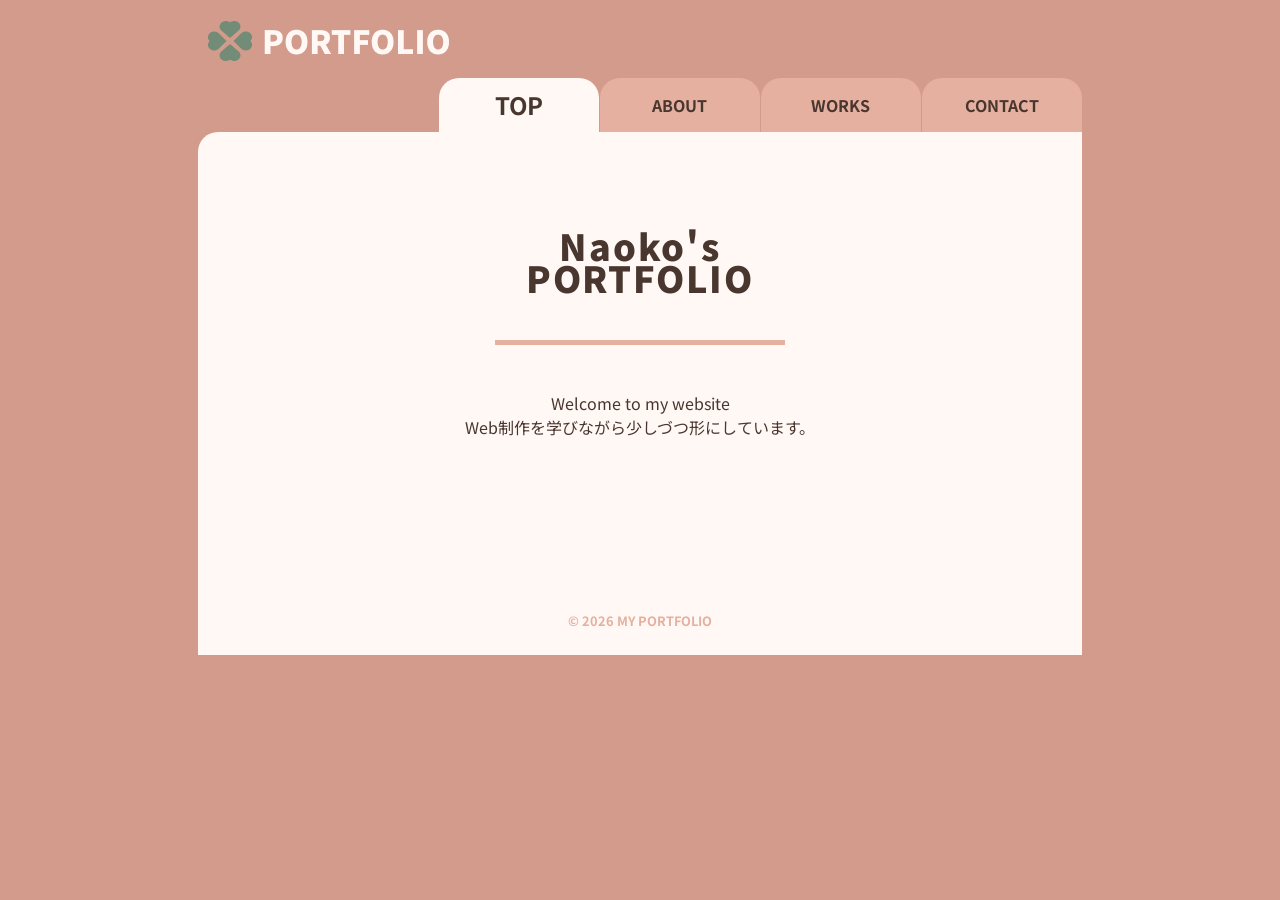
<file: index.html>
<!DOCTYPE html>
<html lang="ja">

<head>
    <meta charset="UTF-8">
    <meta name="viewport" content="width=device-width, initial-scale=1.0">
    <link rel="stylesheet" href="css/reset.css">
    <link rel="stylesheet" href="css/style.css">
    <link rel="preconnect" href="https://fonts.googleapis.com">
    <link rel="preconnect" href="https://fonts.gstatic.com" crossorigin>
    <link href="https://fonts.googleapis.com/css2?family=Noto+Sans+JP:wght@100..900&family=Zen+Maru+Gothic&display=swap"
        rel="stylesheet">
    <title>my portfolio</title>
</head>

<body>
    <div class="index-inner-wrap">
        <header class="header-top">

            <h1><img class="header-logo" src="./images/logo-set.png" alt="logo"></h1>

            <nav class="header-nav">
                <ul class="g-nav">
                    <li class="this-page"><a href="index.html">TOP</a></li>
                    <li class="another-page"><a href="about.html">ABOUT</a></li>
                    <li class="another-page"><a href="works.html">WORKS</a></li>
                    <li class="another-page"><a href="contact.html">CONTACT</a></li>
                </ul>
            </nav>
        </header>

        <main class="index-main">
            <section class="top-main">
                <h2 class="main-name">Naoko's<br>PORTFOLIO</h2>
                <p class="main-p">Welcome to my website</p>
                <p class="main-p">Web制作を学びながら少しづつ形にしています。</p>
            </section>

        </main>
        <footer>
            <small>&copy; 2026 MY PORTFOLIO</small>
        </footer>
    </div>
</body>

</html>
</file>
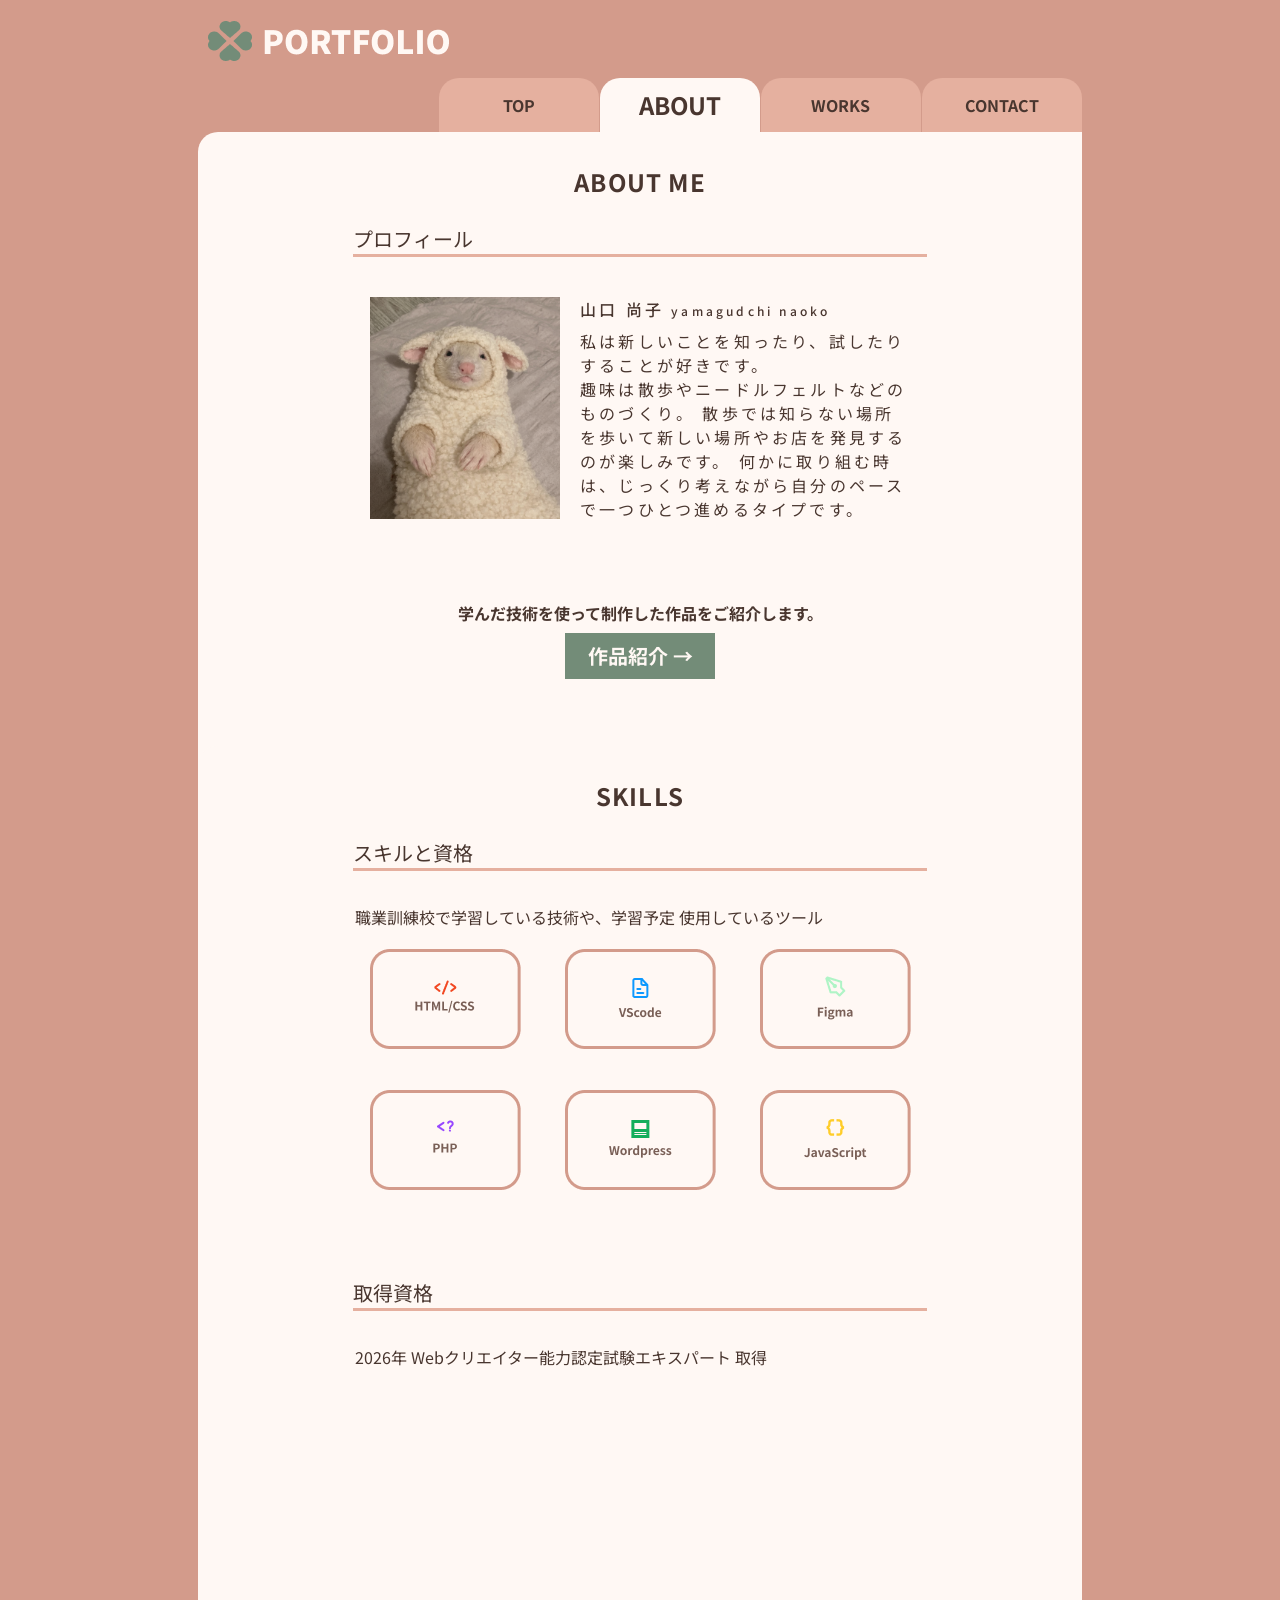
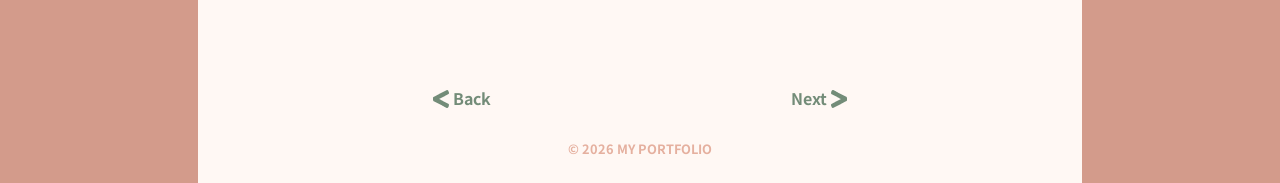
<file: about.html>
<!DOCTYPE html>
<html lang="ja">

<head>
    <meta charset="UTF-8">
    <meta name="viewport" content="width=device-width, initial-scale=1.0">
    <link rel="stylesheet" href="css/reset.css">
    <link rel="stylesheet" href="css/style.css">
    <link rel="preconnect" href="https://fonts.googleapis.com">
    <link rel="preconnect" href="https://fonts.gstatic.com" crossorigin>
    <link href="https://fonts.googleapis.com/css2?family=Noto+Sans+JP:wght@100..900&family=Zen+Maru+Gothic&display=swap"
        rel="stylesheet">
    <title>my portfolio</title>
</head>

<body>
    <div class="inner-wrap">
        <header class="header-top">

            <h1><img class="header-logo" src="./images/logo-set.png" alt="logo"></h1>

            <nav class="header-nav">
                <ul class="g-nav">
                    <li class="another-page"><a href="index.html">TOP</a></li>
                    <li class="this-page"><a href="about.html">ABOUT</a></li>
                    <li class="another-page"><a href="works.html">WORKS</a></li>
                    <li class="another-page"><a href="contact.html">CONTACT</a></li>
                </ul>
            </nav>
        </header>

        <section class="about-main">
            <h2 class="about-h2">ABOUT ME</h2>

            <section class="about-pro">
                <h3 class="about-h3">プロフィール</h3>
                <ul class="about-all">
                    <li><img class="about-daifuku" src="./images/daifuku.png" alt=""></li>
                    <li>
                        <div class="about-textme">
                            <p class="about-name">山口 尚子 <span class="about-names">yamagudchi naoko</span></p>
                            <p class="about-text">
                                私は新しいことを知ったり、試したりすることが好きです。<br>趣味は散歩やニードルフェルトなどのものづくり。
                                散歩では知らない場所を歩いて新しい場所やお店を発見するのが楽しみです。
                                何かに取り組む時は、じっくり考えながら自分のペースで一つひとつ進めるタイプです。
                            </p>
                        </div>
                    </li>
                </ul>
            </section>

            <dvi class="work-go">
                <p>学んだ技術を使って制作した作品をご紹介します。</p>
                <a class="work-btn" href="works.html">作品紹介 →</a>
            </dvi>

            <section class="skills-main">
                <h2>SKILLS</h2>


                <section class="skill-sec">
                    <ul class="skill-h3">
                        <li>
                            <h3>スキルと資格</h3>
                        </li>
                        <li class="skill-h3-text">
                            <p>職業訓練校で学習している技術や、学習予定 使用しているツール</p>
                        </li>
                    </ul>
                    <ul class="skill-icons">
                        <li class="sikll-icon">
                            <img src="./images/html-icon.png" alt="htmlcssマーク">
                        </li>
                        <li class="sikll-icon">
                            <img src="./images/vsc-icon.png" alt="vsコードのマーク">
                        </li>
                        <li class="sikll-icon">
                            <img src="./images/Figma-icon.png" alt="フィグマのマーク">
                        </li>
                        <li class="sikll-icon">
                            <img src="./images/php-icon.png" alt="phpのマーク">
                        </li>
                        <li class="sikll-icon">
                            <img src="./images/wp-icon.png" alt="ワードプレスのマーク">
                        </li>
                        <li class="sikll-icon">
                            <img src="./images/js-icon.png" alt="ｼﾞｬﾊﾞスクリプトのマーク">
                        </li>
                    </ul>
                </section>


                <section>
                    <ul class="skill-h3-get">
                        <li>
                            <h3>取得資格</h3>
                        </li>
                        <li class="skill-h3-text">
                            <p>2026年 Webクリエイター能力認定試験エキスパート 取得</p>
                        </li>
                    </ul>
                </section>
            </section>
            <div class="move">
                <div class="back">
                    <a href="index.html">
                        <img class=arrow src="./images/back-than.png" alt="前へ">
                        <span>Back</span>
                    </a>
                </div>
                <div class="next">
                    <a href="skills.html">Next
                        <img class=arrow src="./images/next-than.png" alt="次へ">
                    </a>

                </div>
            </div>
        </section>

        <footer>
            <small>&copy; 2026 MY PORTFOLIO</small>
        </footer>


    </div>
</body>

</html>
</file>
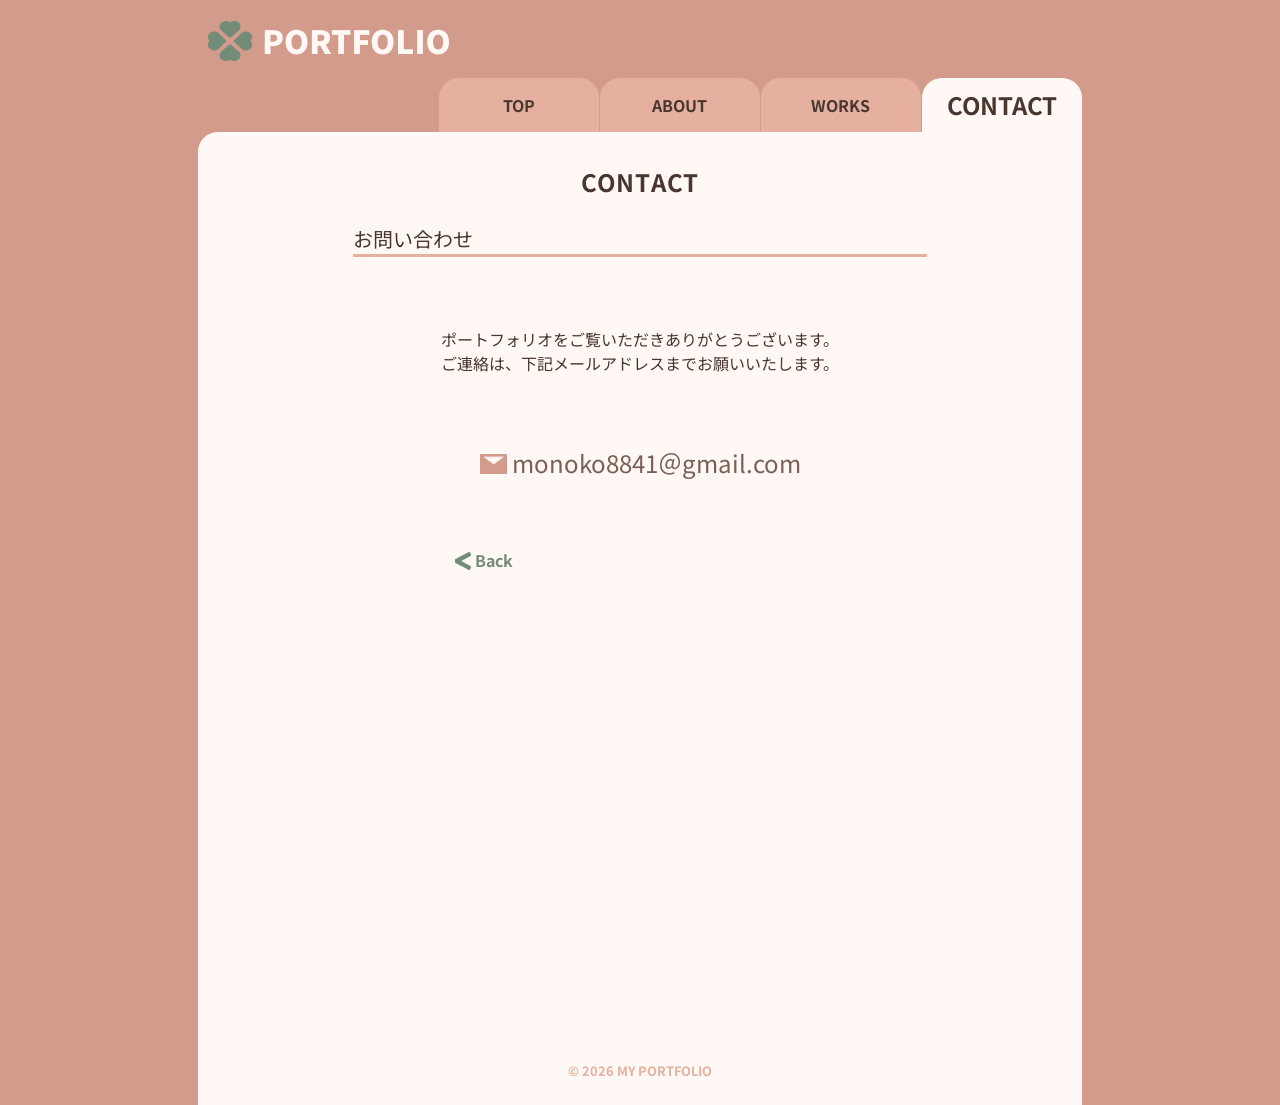
<file: contact.html>
<!DOCTYPE html>
<html lang="ja">

<head>
    <meta charset="UTF-8">
    <meta name="viewport" content="width=device-width, initial-scale=1.0">
    <link rel="stylesheet" href="css/reset.css">
    <link rel="stylesheet" href="css/style.css">
    <link rel="preconnect" href="https://fonts.googleapis.com">
    <link rel="preconnect" href="https://fonts.gstatic.com" crossorigin>
    <link href="https://fonts.googleapis.com/css2?family=Noto+Sans+JP:wght@100..900&family=Zen+Maru+Gothic&display=swap"
        rel="stylesheet">
    <title>my portfolio</title>
</head>

<body>
    <div class="inner-wrap">
        <header class="header-top">

            <h1><img class="header-logo" src="./images/logo-set.png" alt="logo"></h1>

            <nav class="header-nav">
                <ul class="g-nav">
                    <li class="another-page"><a href="index.html">TOP</a></li>
                    <li class="another-page"><a href="about.html">ABOUT</a></li>
                    <li class="another-page"><a href="works.html">WORKS</a></li>
                    <li class="this-page"><a href="contact.html">CONTACT</a></li>
                </ul>
            </nav>
        </header>

        <main class="contact-main">
            <h2>CONTACT</h2>

            <section>

                <h3 class="contact-h3">お問い合わせ</h3>
                <div class="contact-sec">
                    <p>ポートフォリオをご覧いただきありがとうございます。<br>ご連絡は、下記メールアドレスまでお願いいたします。</p>
                    <a href="#">
                        <img class=mail-add src="./images/mail-icon.png" alt="">
                        <span>monoko8841＠gmail.com</span>
                    </a>
                </div>
            </section>



            <div class="contact-back">
                <a href="skills.html">
                    <img class=arrow src="./images/back-than.png" alt="前へ">
                    <span>Back</span>
                </a>
            </div>

        </main>
        <footer>
            <small>&copy; 2026 MY PORTFOLIO</small>
        </footer>
    </div>
</body>

</html>
</file>
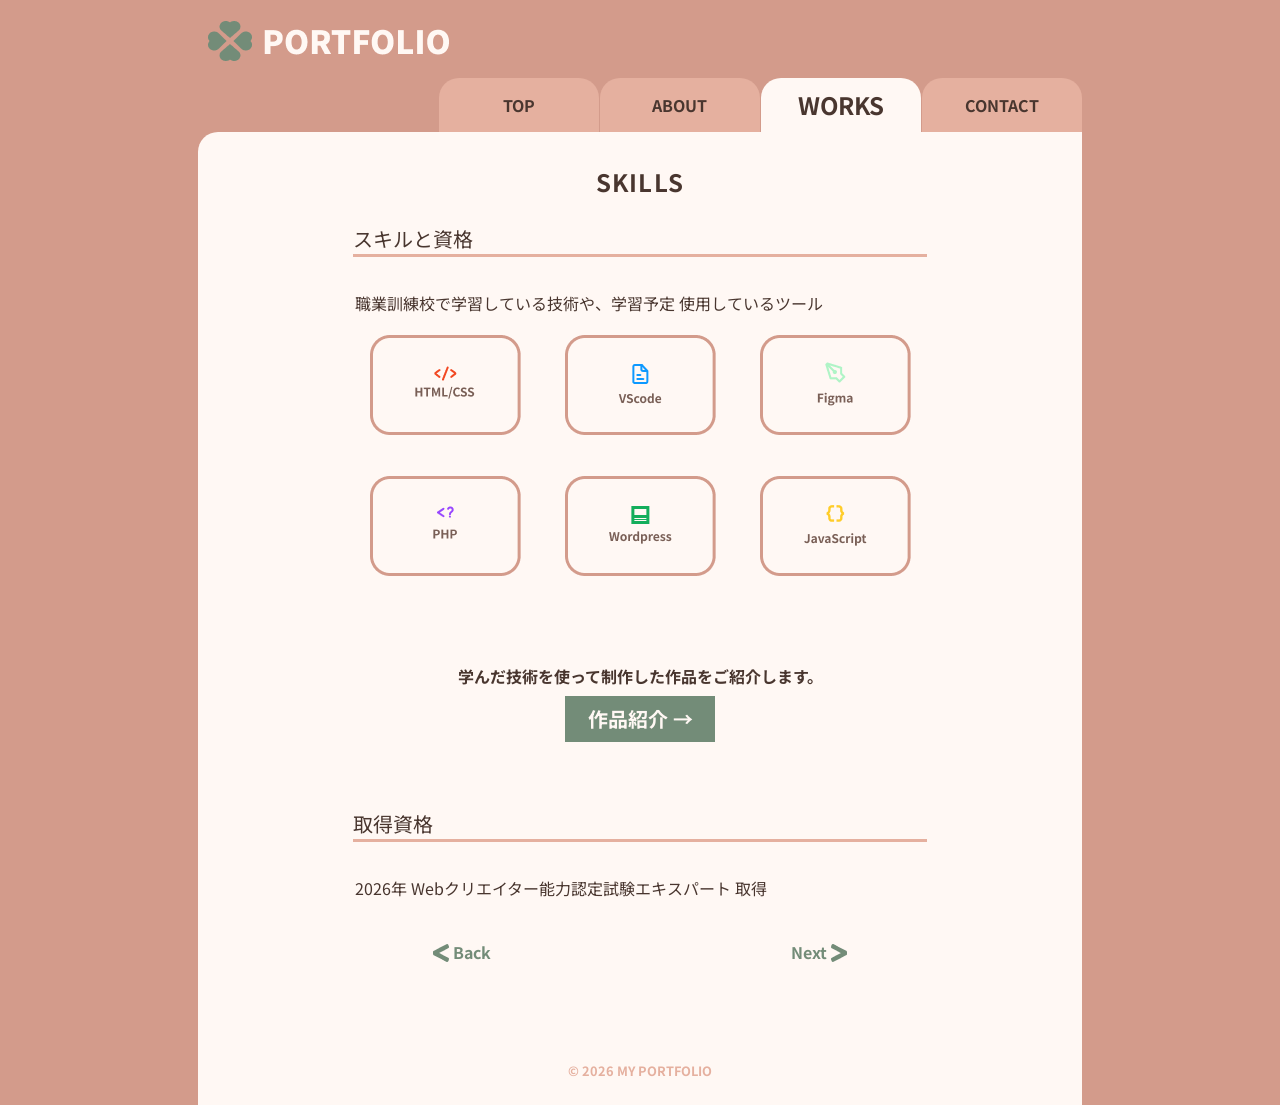
<file: skills.html>
<!DOCTYPE html>
<html lang="ja">

<head>
    <meta charset="UTF-8">
    <meta name="viewport" content="width=device-width, initial-scale=1.0">
    <link rel="stylesheet" href="css/reset.css">
    <link rel="stylesheet" href="css/style.css">
    <link rel="preconnect" href="https://fonts.googleapis.com">
    <link rel="preconnect" href="https://fonts.gstatic.com" crossorigin>
    <link href="https://fonts.googleapis.com/css2?family=Noto+Sans+JP:wght@100..900&family=Zen+Maru+Gothic&display=swap"
        rel="stylesheet">
    <title>my portfolio</title>
</head>

<body>
    <div class="inner-wrap">
        <header class="header-top">

            <h1><img class="header-logo" src="./images/logo-set.png" alt="logo"></h1>

            <nav class="header-nav">
                <ul class="g-nav">
                    <li class="another-page"><a href="index.html">TOP</a></li>
                    <li class="another-page"><a href="about.html">ABOUT</a></li>
                    <li class="this-page"><a href="skills.html">WORKS</a></li>
                    <li class="another-page"><a href="contact.html">CONTACT</a></li>
                </ul>
            </nav>
        </header>

        <main class="skills-main">
            <h2>SKILLS</h2>


            <section class="skill-sec">
                <ul class="skill-h3">
                    <li>
                        <h3>スキルと資格</h3>
                    </li>
                    <li class="skill-h3-text">
                        <p>職業訓練校で学習している技術や、学習予定 使用しているツール</p>
                    </li>
                </ul>
                <ul class="skill-icons">
                    <li class="sikll-icon">
                        <img src="./images/html-icon.png" alt="htmlcssマーク">
                    </li>
                    <li class="sikll-icon">
                        <img src="./images/vsc-icon.png" alt="vsコードのマーク">
                    </li>
                    <li class="sikll-icon">
                        <img src="./images/Figma-icon.png" alt="フィグマのマーク">
                    </li>
                    <li class="sikll-icon">
                        <img src="./images/php-icon.png" alt="phpのマーク">
                    </li>
                    <li class="sikll-icon">
                        <img src="./images/wp-icon.png" alt="ワードプレスのマーク">
                    </li>
                    <li class="sikll-icon">
                        <img src="./images/js-icon.png" alt="ｼﾞｬﾊﾞスクリプトのマーク">
                    </li>
                </ul>
            </section>
            <dvi class="work-go">
                <p>学んだ技術を使って制作した作品をご紹介します。</p>
                <a class="work-btn" href="works.html">作品紹介 →</a>
            </dvi>


            <section>
                <ul class="skill-h3-get">
                    <li>
                        <h3>取得資格</h3>
                    </li>
                    <li class="skill-h3-text">
                        <p>2026年 Webクリエイター能力認定試験エキスパート 取得</p>
                    </li>
                </ul>
            </section>


            <div class="move">
                <div class="back">
                    <a href="about.html">
                        <img class=arrow src="./images/back-than.png" alt="前へ">
                        <span>Back</span>
                    </a>
                </div>
                <div class="next">
                    <a href="contact.html">Next
                        <img class=arrow src="./images/next-than.png" alt="次へ">
                    </a>

                </div>
            </div>

        </main>
        <footer>
            <small>&copy; 2026 MY PORTFOLIO</small>
        </footer>
    </div>
</body>

</html>
</file>
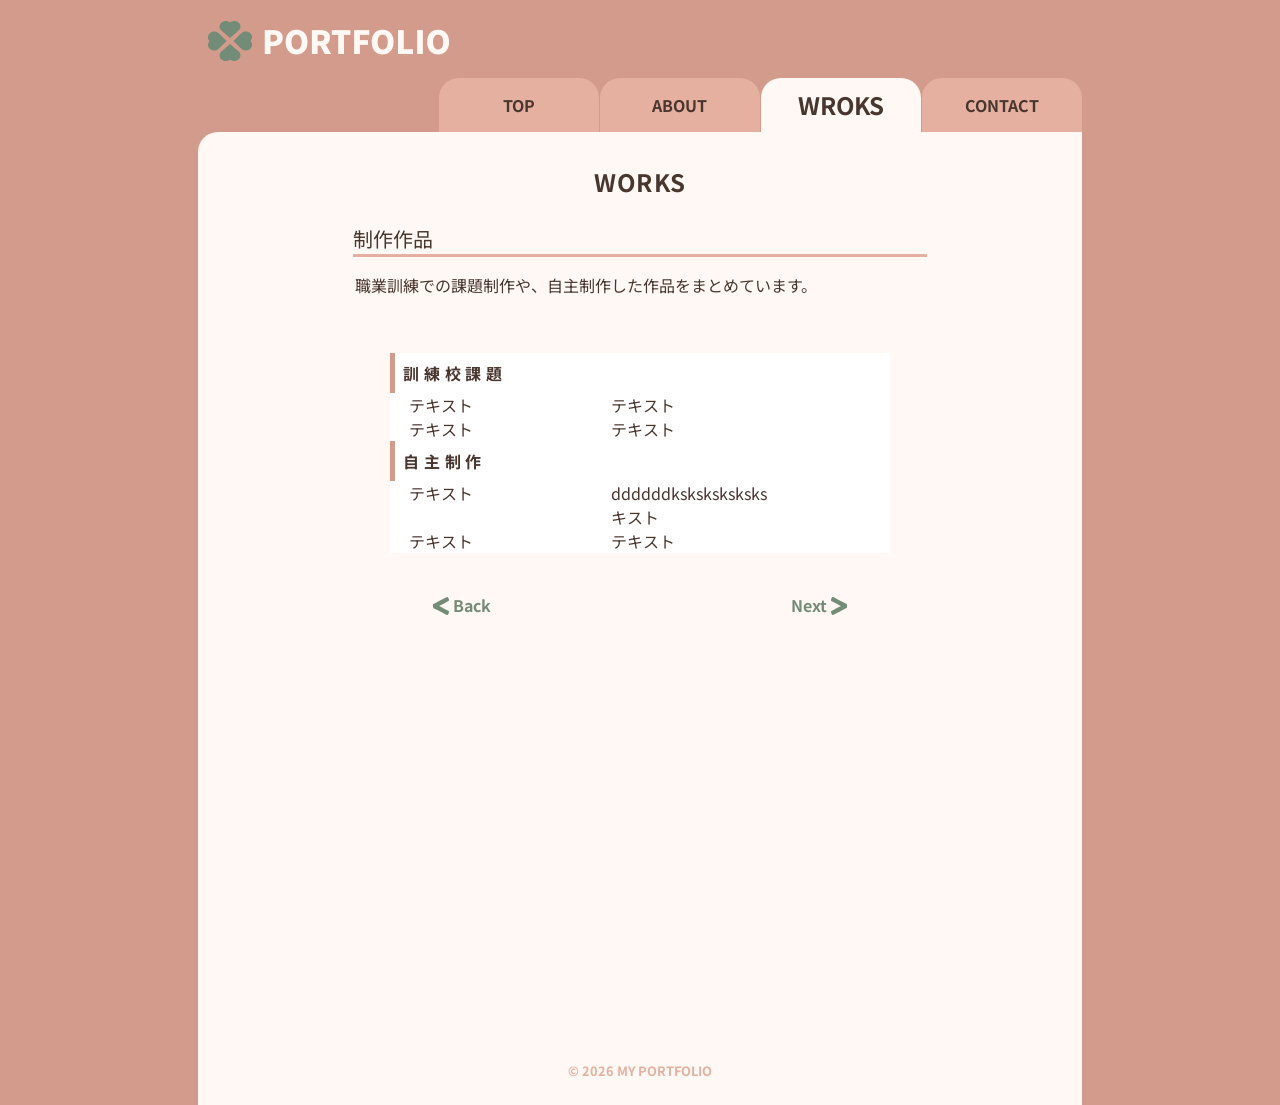
<file: works.html>
<!DOCTYPE html>
<html lang="ja">

<head>
    <meta charset="UTF-8">
    <meta name="viewport" content="width=device-width, initial-scale=1.0">
    <link rel="stylesheet" href="css/reset.css">
    <link rel="stylesheet" href="css/style.css">
    <link rel="preconnect" href="https://fonts.googleapis.com">
    <link rel="preconnect" href="https://fonts.gstatic.com" crossorigin>
    <link href="https://fonts.googleapis.com/css2?family=Noto+Sans+JP:wght@100..900&family=Zen+Maru+Gothic&display=swap"
        rel="stylesheet">
    <title>my portfolio</title>
</head>

<body>
    <div class="inner-wrap">
        <header class="header-top">

            <h1><img class="header-logo" src="./images/logo-set.png" alt="logo"></h1>

            <nav class="header-nav">
                <ul class="g-nav">
                    <li class="another-page"><a href="index.html">TOP</a></li>
                    <li class="another-page"><a href="about.html">ABOUT</a></li>
                    <li class="this-page"><a href="works.html">WROKS</a></li>
                    <li class="another-page"><a href="contact.html">CONTACT</a></li>
                </ul>
            </nav>
        </header>

        <main class="contact-main">
            <h2>WORKS</h2>

            <section>

                <h3 class="works-h3">制作作品</h3>

                <p class="works-text">職業訓練での課題制作や、自主制作した作品をまとめています。</p>

                <table class="work-table">
                    <thead class="work-tr">
                        <tr>
                            <!-- <th class="test" colspan="2">訓練校課題</th> -->
                            <th class="work-h2">訓練校課題</th>
                        </tr>
                    </thead>
                    <tbody>
                        <tr>
                            <td class="work-td1">テキスト</td>
                            <td>テキスト</td>
                        </tr>
                        <tr>
                            <td class="work-td1">テキスト</td>
                            <td>テキスト</td>
                        </tr>
                    </tbody>
                    <thead class="work-tr">
                        <tr>
                            <th class="work-h2">自主制作</th>
                            <!-- <th class="test" colspan="2">自主制作</th> -->
                        </tr>
                    </thead>
                    <tbody>
                        <tr>
                            <td class="work-td1">テキスト</td>
                            <td class="work-td2">ddddddksksksksksks<br>キスト</td>
                        </tr>
                        <tr>
                            <td class="work-td1">テキスト</td>
                            <td class="work-td2">テキスト</td>
                        </tr>
                    </tbody>
                </table>








            </section>
            <div class="move">
                <div class="back">
                    <a href="about.html">
                        <img class=arrow src="./images/back-than.png" alt="前へ">
                        <span>Back</span>
                    </a>
                </div>
                <div class="next">
                    <a href="contact.html">Next
                        <img class=arrow src="./images/next-than.png" alt="次へ">
                    </a>

                </div>
            </div>




        </main>
        <footer>
            <small>&copy; 2026 MY PORTFOLIO</small>
        </footer>
    </div>
</body>

</html>
</file>
<file: css/style.css>
@charset "UTF-8";

:root {
    /* カラー */
    --color-base: #fff8f4;
    --color-bgc: #d39b8b;
    --color-main: #e5b09f;
    --color-accent: #738c78;
    --color-accent-sub: #ad6048;
    --color-text: #49362f;
    --color-text-sub: #795f56;


    /* 余白 */
    --space-8: 8px;
    --space-16: 16px;
    --space-20: 20px;
    --space-24: 24px;
    --space-32: 32px;
    --space-40: 40px;
    --space-56: 56px;

    /* フォントサイズ */
    --text-12: 12px;
    --text-20: 20px;
    --text-24: 24px;
    --text-36: 36px;

    /* フォントウェイト */
    --weight-b: 700;
    --weight-m: 500;

}

/* 共通設定　 */
/* フォント　文字　背景 */
body {
    font-family: "Noto Sans JP", sans-serif;
    font-size: 16px;
    color: var(--color-text);
    line-height: 1.5;
    background-color: var(--color-bgc);
}

/* 各ページの幅と中央配置 */
.inner-wrap,
.index-inner-wrap {
    width: 69%;
    max-width: 1000px;
    margin: 0 auto;
}

/* TOPページだけ下に余白を追加 */
.index-inner-wrap {
    margin-bottom: 16px;
}

/* 共通設定　背景　角丸 */
.index-main,
.about-main,
.skills-main,
.contact-main {
    background-color: var(--color-base);
    border-radius: 20px 0 0 0;
}

/* TOPページ　の画面高さ */
.index-main {
    min-height: 450px;
}

/* その他のページ　画面高さ */
.about-main,
.skills-main,
.contact-main {
    min-height: 100vh;
}

/* ページタイトル　文字　余白 */

h2 {
    font-size: var(--text-24);
    font-weight: var(--weight-b);
    letter-spacing: 0.05em;
    text-align: center;
    padding: var(--space-32) 0 var(--space-24);
}

/* ｈ３見出しの文字設定　下線 */
h3 {
    font-size: var(--text-20);
    margin-bottom: var(--space-16);
    width: 65%;
    max-width: 654px;
    border-bottom: 3px solid var(--color-main);
    margin: 0 auto;
}

/* ＜backとnext＞の画像サイズと縦調整 */
.arrow {
    width: 16px;
    height: 18px;
    transform: translateY(-2px);
}

/* ＜backとnext＞配置設定 */
.move {
    display: flex;
    gap: 300px;
    color: var(--color-accent);
    font-weight: var(--weight-b);
    justify-content: center;
    margin-top: var(--space-40);
}

/* マウス重ねたときの色変更設定 */
.next a:hover {
    color: var(--color-accent-sub);
    border-bottom: 2px solid var(--color-accent-sub);
}

.back a:hover {
    color: var(--color-accent-sub);
    border-bottom: 2px solid var(--color-accent-sub);
}

.contact-back a:hover {
    color: var(--color-accent-sub);
    border-bottom: 2px solid var(--color-accent-sub);
}

/* 問い合わせページのbackやじるし位置設定 */
.contact-back {
    color: var(--color-accent);
    font-weight: var(--weight-b);
    margin-left: 29%;
}

/* ヘッダーここから */
/* ロゴ画像余白 */
.header-logo {
    margin: 20px 0 16px 10px;
}

/* ナビメニュー横並び右寄せ */
.g-nav {
    display: flex;
    justify-content: flex-end;
    gap: 1px
}

/* ナビメニューのタブの幅高さ文字配置 */
.g-nav li {
    flex-basis: 160px;
    height: 54px;
    display: flex;
    justify-content: center;
    align-items: center;
    border-radius: 20px 20px 0 0;
}

/* アクティブページの背景文字サイズ */
.this-page {
    background-color: var(--color-base);
    font-size: var(--text-24);
}

/* アクティブじゃないページの背景 */
.another-page {
    background-color: var(--color-main);
}

/* ナビメニューの文字太字 */
.g-nav li a {
    font-weight: bold;
}

/* ナビメニューのマウス乗せたときの文字サイズ */
.g-nav li a:hover {
    font-size: var(--text-24);
    font-weight: bold;
}

/* ヘッダーここまで */


/* indexここから */
/* メインh2　サイズ　文字　下線設定 */
.main-name {
    width: 32.8%;
    min-width: 250px;
    padding-bottom: 46px;
    font-size: var(--text-36);
    font-weight: 900;
    line-height: 0.9;
    margin: 0 auto 46px;
    border-bottom: 5px solid var(--color-main);
}

/* トップページの文字配置余白 */
.top-main {
    text-align: center;
    padding-top: 65px;
}

/* indexここまで */

/* ABOUTここから */
/* プロフィール画像とテキスト文並び配置 */
.about-all {
    display: flex;
    gap: var(--space-20);
    justify-content: center;
    margin: var(--space-40) 0 80px;
}

/* 画像サイズ表示位置 */
.about-daifuku {
    width: 190px;
    height: 222px;
    object-fit: cover;
    object-position: 0 80%;
}

/* 名前の太さ */
.about-name {
    font-weight: var(--weight-m);
}

/* 名前ローマ字サイズ */
.about-names {
    font-size: var(--text-12);
}

/* 自己紹介文配置調整 */
.about-textme {
    display: flex;
    flex-direction: column;
    gap: var(--space-8);
    width: 330px;
    letter-spacing: 0.2em;
}

/* ABOUTここまで */

/* アイコン並び配置 */
.skill-icons {
    display: grid;
    grid-template-columns: repeat(3, 150px);
    gap: 41px 45px;
    /* text-align: center; */
    justify-content: center;

}

/* スキル一覧した余白 */
.skill-h3-text {
    padding-left: 17.7%;
    margin: 34px 0 20px;
}

.skill-sec {
    /* margin-bottom: var(--space-56); */
    margin-bottom: 88px;
}

/* ワークス案内　ボタン文字位置設定 */
.works-text {
    padding-left: 17.7%;
    margin-bottom: var(--space-56);
}

.work-table {
    width: 500px;
    background-color: #ffffff;
    padding-right: var(--space-20);
    margin: 0 auto;

}

.work-h2 {
    border-left: 5px solid var(--color-bgc);
    padding: var(--space-8);
    letter-spacing: 0.3rem;
    margin-bottom: var(--space-16);
}

.work-td1 {
    padding-left: 16px;
}

/* th {
    padding: var(--space-8);
    border-left: 3px solid #738c78;
} */

.work-go {
    display: flex;
    flex-direction: column;
    text-align: center;
    gap: 8px;
    font-weight: var(--weight-b);
    margin: 67px 0;
}

.work-btn {
    width: 150px;
    font-size: var(--space-20);
    padding: var(--space-8);
    background-color: var(--color-accent);
    color: var(--color-base);
    margin: 0 auto;
}

.work-go a:hover {
    /* color: var(--color-text); */
    transform: translateX(8px);
}

/* skillsここまで */

/* contactここから */
/* お問い合わせ全体中央配置 */
.contact-sec {
    text-align: center;
}

/* お問い合わせテキスト文上限余白 */
.contact-sec p {
    margin: 70px 0;
}

/* 問い合わせページのバックの上余白 */
.contact-back {
    margin-top: 67px;
}

/* メールアイコンのサイズと縦位置 */
.mail-add {
    width: 27px;
    height: 20px;
    transform: translateY(-7px);

}

/* メールアドレス文字サイズと色 */
.contact-sec a {
    font-size: var(--text-24);
    color: var(--color-text-sub);
}

/* contacここまで */

/* ｗｏｒｋｓここから */
/* ワークｈ３の下余白設定 */
.works-h3 {
    margin-bottom: var(--space-16);
}

.works-sec p {
    text-align: center;
}

/* ｗｏｒｋｓここまで */

/* フッター ここから*/
/* 中央配置文字色上下余白 */
footer {

    text-align: center;
    font-weight: var(--weight-b);
    color: var(--color-main);
    background-color: var(--color-base);
    padding: 24.5px 0;
}

/* フッターここまで */
</file>
